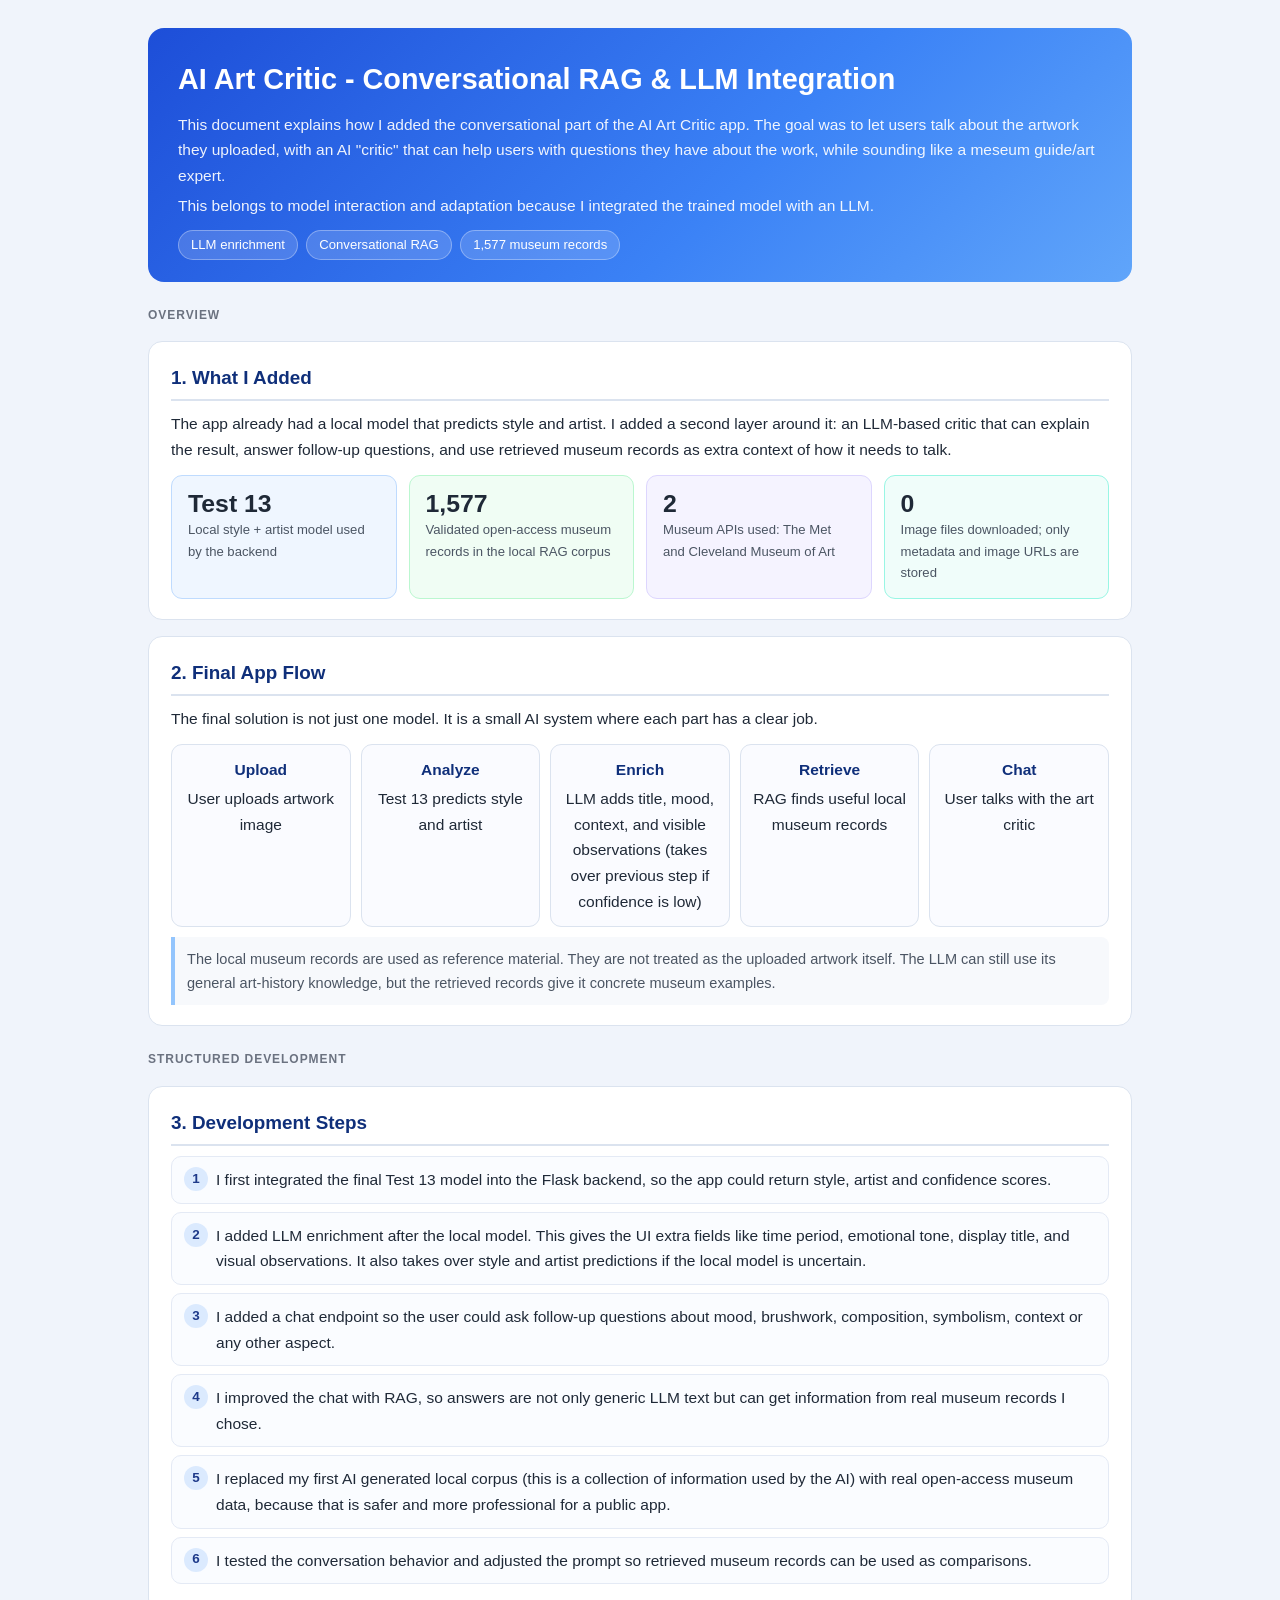
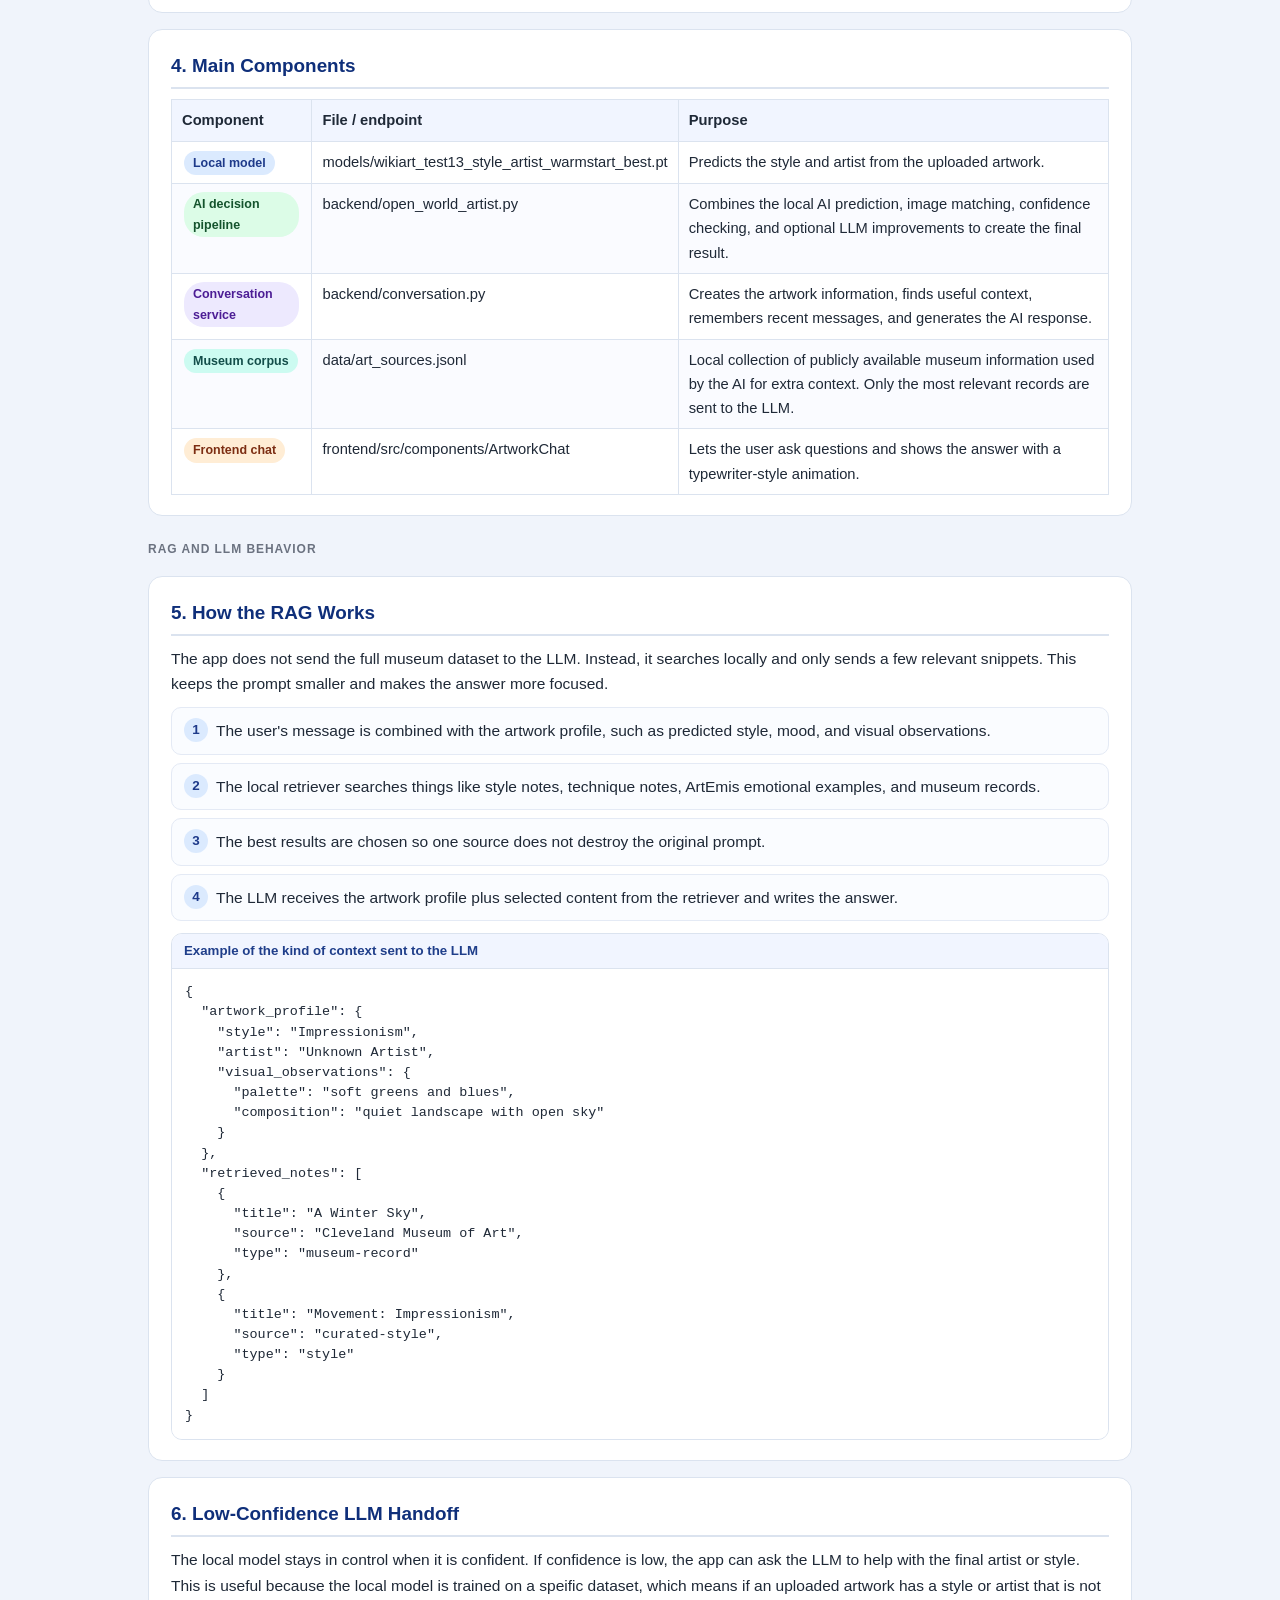
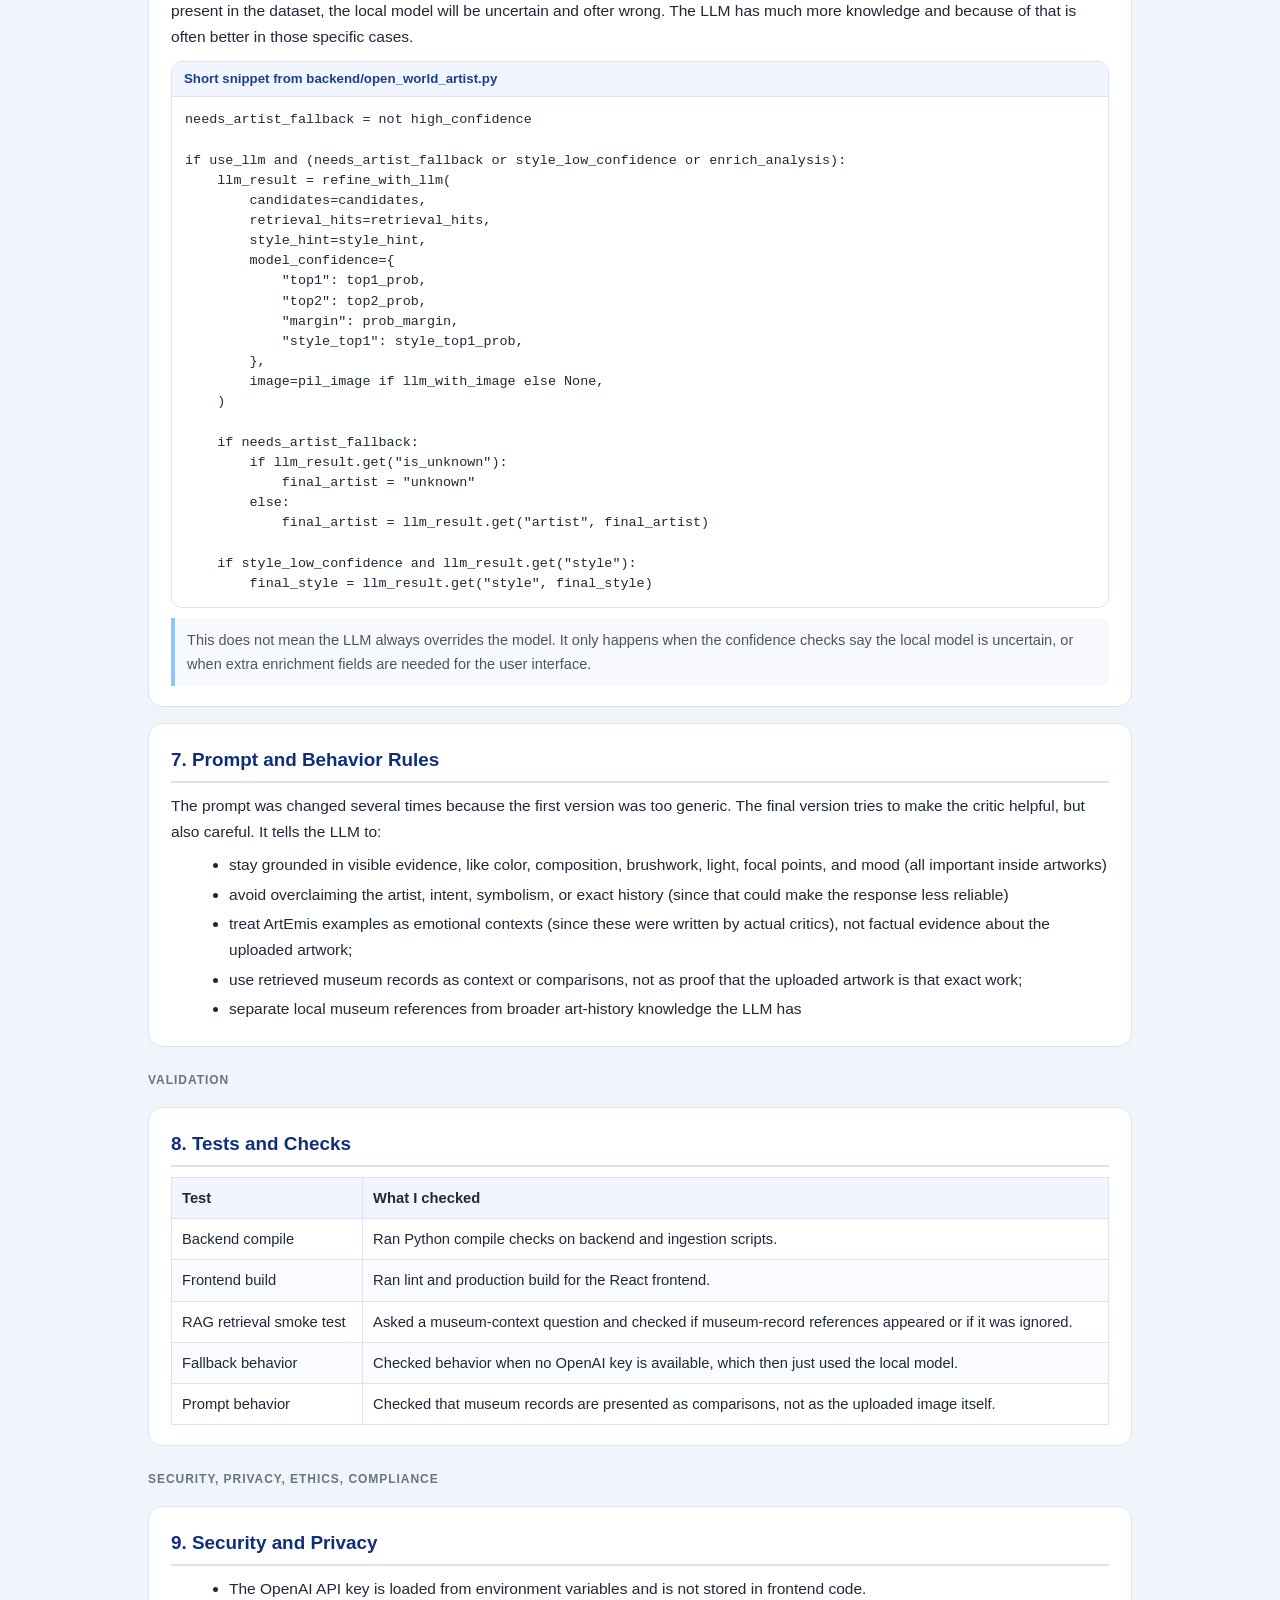
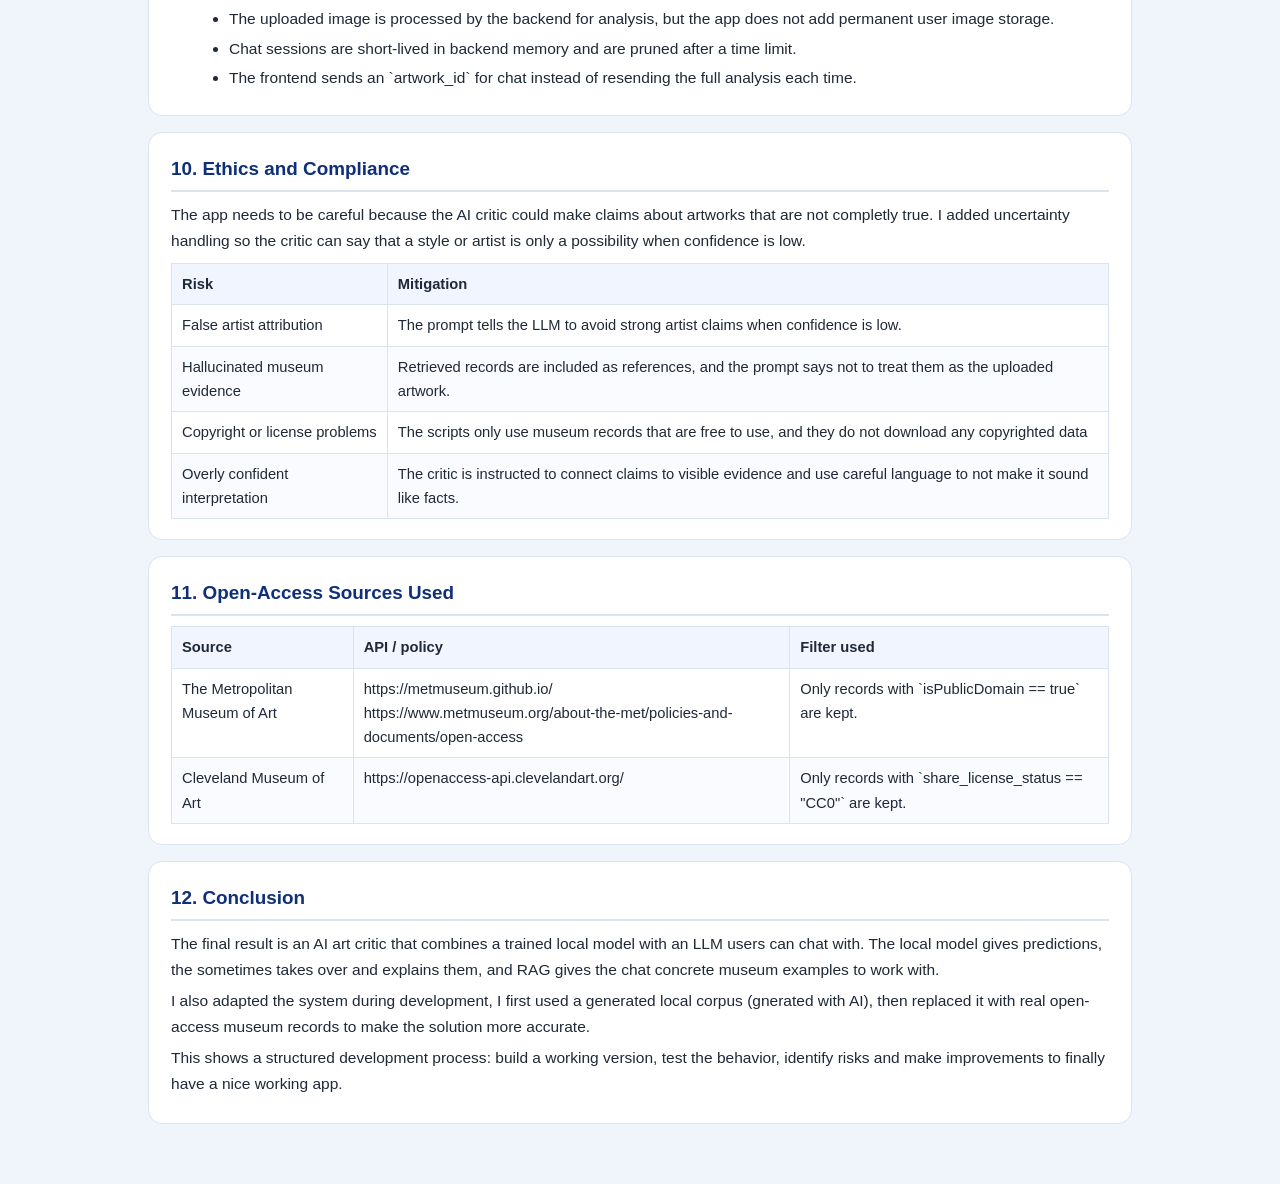
<file: docs/conversational_rag_integration_report.html>
<!doctype html>
<html lang="en">
<head>
  <meta charset="UTF-8" />
  <meta name="viewport" content="width=device-width, initial-scale=1.0" />
  <title>AI Art Critic - Conversational RAG Integration Report</title>
  <style>
    :root {
      --bg: #f0f4fb;
      --panel: #ffffff;
      --text: #1f2937;
      --muted: #4b5563;
      --line: #dbe3ef;
      --accent: #1d4ed8;
      --accent-soft: #eff6ff;
      --green: #16a34a;
      --green-soft: #f0fdf4;
      --orange: #ea580c;
      --orange-soft: #fff7ed;
      --purple: #7c3aed;
      --purple-soft: #f5f3ff;
      --teal: #0d9488;
      --teal-soft: #f0fdfa;
    }

    * { box-sizing: border-box; }

    body {
      margin: 0;
      font-family: "Segoe UI", Roboto, Arial, sans-serif;
      color: var(--text);
      background: var(--bg);
      line-height: 1.65;
      font-size: 0.97rem;
    }

    .container {
      max-width: 1020px;
      margin: 28px auto;
      padding: 0 18px 32px;
    }

    .hero {
      background: linear-gradient(135deg, #1d4ed8 0%, #3b82f6 60%, #60a5fa 100%);
      color: #fff;
      border-radius: 16px;
      padding: 28px 30px 22px;
      margin-bottom: 18px;
    }
    .hero h1 { font-size: 1.8rem; margin: 0 0 8px; color: #fff; }
    .hero p { margin: 5px 0; opacity: 0.92; }
    .badge {
      display: inline-block;
      background: rgba(255,255,255,0.16);
      border: 1px solid rgba(255,255,255,0.32);
      border-radius: 20px;
      padding: 3px 12px;
      font-size: 0.82rem;
      margin: 6px 4px 0 0;
    }

    .section-label {
      font-size: 0.75rem;
      font-weight: 700;
      text-transform: uppercase;
      letter-spacing: 0.08em;
      color: #6b7280;
      margin: 24px 0 4px;
    }

    .panel {
      background: var(--panel);
      border: 1px solid var(--line);
      border-radius: 14px;
      padding: 20px 22px;
      margin-top: 16px;
    }

    h2 {
      font-size: 1.18rem;
      color: #0f2f7a;
      margin: 0 0 10px;
      border-bottom: 2px solid var(--line);
      padding-bottom: 6px;
    }
    h3 { font-size: 1.0rem; color: #1d4ed8; margin: 14px 0 5px; }
    p { margin: 6px 0; }
    ul { margin: 8px 0 0 18px; }
    li { margin: 4px 0; }

    .stats-grid {
      display: grid;
      grid-template-columns: repeat(auto-fit, minmax(180px, 1fr));
      gap: 12px;
      margin-top: 12px;
    }
    .stat-card {
      border-radius: 11px;
      padding: 14px 16px;
      border: 1px solid var(--line);
    }
    .stat-card.blue { background: var(--accent-soft); border-color: #bfdbfe; }
    .stat-card.green { background: var(--green-soft); border-color: #bbf7d0; }
    .stat-card.orange { background: var(--orange-soft); border-color: #fed7aa; }
    .stat-card.purple { background: var(--purple-soft); border-color: #ddd6fe; }
    .stat-card.teal { background: var(--teal-soft); border-color: #99f6e4; }
    .stat-card .num {
      font-size: 1.55rem;
      font-weight: 700;
      line-height: 1.1;
    }
    .stat-card .label { font-size: 0.82rem; color: var(--muted); margin-top: 2px; }

    .flow {
      margin: 10px 0 0;
      padding: 0;
      list-style: none;
      counter-reset: step;
    }
    .flow li {
      counter-increment: step;
      background: #fafcff;
      border: 1px solid #e4eaf5;
      border-radius: 10px;
      padding: 10px 12px 10px 44px;
      margin: 8px 0;
      position: relative;
    }
    .flow li::before {
      content: counter(step);
      position: absolute;
      left: 12px;
      top: 10px;
      width: 24px;
      height: 24px;
      border-radius: 50%;
      background: #dbeafe;
      color: #1e3a8a;
      font-weight: 700;
      display: grid;
      place-items: center;
      font-size: 0.84rem;
    }

    .diagram {
      display: grid;
      grid-template-columns: repeat(5, 1fr);
      gap: 10px;
      margin-top: 12px;
    }
    .diagram .box {
      background: #fafbff;
      border: 1px solid var(--line);
      border-radius: 11px;
      padding: 12px;
      text-align: center;
      min-height: 92px;
    }
    .diagram .box strong {
      color: #0f2f7a;
      display: block;
      margin-bottom: 4px;
    }
    .diagram .arrow {
      color: #64748b;
      font-size: 1.4rem;
      margin-top: 4px;
    }

    table {
      width: 100%;
      border-collapse: collapse;
      margin-top: 10px;
      font-size: 0.92rem;
    }
    th, td {
      border: 1px solid var(--line);
      padding: 8px 10px;
      vertical-align: top;
      text-align: left;
    }
    th { background: #f1f5ff; font-weight: 600; }
    tr:nth-child(even) td { background: #fafbff; }

    .pill {
      display: inline-block;
      border-radius: 20px;
      padding: 2px 9px;
      font-size: 0.78rem;
      font-weight: 600;
      margin: 0 2px;
    }
    .pill.blue { background: #dbeafe; color: #1e3a8a; }
    .pill.green { background: #dcfce7; color: #14532d; }
    .pill.orange { background: #ffedd5; color: #7c2d12; }
    .pill.purple { background: #ede9fe; color: #4c1d95; }
    .pill.teal { background: #ccfbf1; color: #134e4a; }

    .note {
      background: #f7f9fc;
      border-left: 4px solid #93c5fd;
      border-radius: 0 8px 8px 0;
      padding: 10px 12px;
      color: var(--muted);
      margin-top: 10px;
      font-size: 0.91rem;
    }

    .code-box {
      border: 1px solid var(--line);
      border-radius: 11px;
      overflow: hidden;
      margin-top: 12px;
    }
    .code-title {
      background: #f1f5ff;
      border-bottom: 1px solid var(--line);
      color: #1f3e8a;
      font-weight: 600;
      font-size: 0.83rem;
      padding: 6px 12px;
    }
    pre {
      margin: 0;
      padding: 13px;
      font-size: 0.84rem;
      line-height: 1.5;
      background: #fff;
      white-space: pre-wrap;
      word-break: break-word;
      overflow-wrap: anywhere;
      font-family: Consolas, "Courier New", monospace;
    }

    @media print {
      @page { margin: 12mm; }
      body { background: #fff; font-size: 0.88rem; line-height: 1.45; }
      .container { max-width: 100%; margin: 0; padding: 0 0 8px; }
      .hero {
        background: linear-gradient(135deg, #1d4ed8 0%, #3b82f6 60%, #60a5fa 100%) !important;
        -webkit-print-color-adjust: exact;
        print-color-adjust: exact;
        padding: 16px 18px 14px;
        border-radius: 10px;
      }
      .hero h1 { font-size: 1.35rem; color: #fff !important; }
      .hero p, .badge { color: #fff !important; }
      .panel { margin-top: 8px; padding: 12px 14px; border-radius: 8px; }
      h2 { font-size: 1.0rem; }
      h3 { font-size: 0.92rem; }
      .stats-grid, .diagram { gap: 6px; }
      .diagram { grid-template-columns: 1fr 1fr; }
      table { font-size: 0.82rem; }
      th, td { padding: 5px 7px; }
      .stat-card, .flow li, .code-box { break-inside: avoid; page-break-inside: avoid; }
    }
  </style>
</head>
<body>
<main class="container">

  <section class="hero">
    <h1>AI Art Critic - Conversational RAG &amp; LLM Integration</h1>
    <p>
      This document explains how I added the conversational part of the AI Art Critic app.
      The goal was to let users talk about the artwork they uploaded, with an AI "critic" that can help users with questions they have about the work, while sounding like a meseum guide/art expert.
    </p>
    <p>
      This belongs to model interaction and adaptation because I integrated the trained model with an LLM.
    </p>
    <div>
      <span class="badge">LLM enrichment</span>
      <span class="badge">Conversational RAG</span>
      <span class="badge">1,577 museum records</span>
    </div>
  </section>

  <p class="section-label">Overview</p>

  <section class="panel">
    <h2>1. What I Added</h2>
    <p>
      The app already had a local model that predicts style and artist. I added a second layer around it:
      an LLM-based critic that can explain the result, answer follow-up questions, and use retrieved museum records as extra context of how it needs to talk.
    </p>
    <div class="stats-grid">
      <div class="stat-card blue">
        <div class="num">Test 13</div>
        <div class="label">Local style + artist model used by the backend</div>
      </div>
      <div class="stat-card green">
        <div class="num">1,577</div>
        <div class="label">Validated open-access museum records in the local RAG corpus</div>
      </div>
      <div class="stat-card purple">
        <div class="num">2</div>
        <div class="label">Museum APIs used: The Met and Cleveland Museum of Art</div>
      </div>
      <div class="stat-card teal">
        <div class="num">0</div>
        <div class="label">Image files downloaded; only metadata and image URLs are stored</div>
      </div>
    </div>
  </section>

  <section class="panel">
    <h2>2. Final App Flow</h2>
    <p>
      The final solution is not just one model. It is a small AI system where each part has a clear job.
    </p>
    <div class="diagram">
      <div class="box"><strong>Upload</strong>User uploads artwork image</div>
      <div class="box"><strong>Analyze</strong>Test 13 predicts style and artist</div>
      <div class="box"><strong>Enrich</strong>LLM adds title, mood, context, and visible observations (takes over previous step if confidence is low)</div>
      <div class="box"><strong>Retrieve</strong>RAG finds useful local museum records</div>
      <div class="box"><strong>Chat</strong>User talks with the art critic</div>
    </div>
    <div class="note">
      The local museum records are used as reference material. They are not treated as the uploaded artwork itself.
      The LLM can still use its general art-history knowledge, but the retrieved records give it concrete museum examples.
    </div>
  </section>

  <p class="section-label">Structured Development</p>

  <section class="panel">
    <h2>3. Development Steps</h2>
    <ol class="flow">
      <li>I first integrated the final Test 13 model into the Flask backend, so the app could return style, artist and confidence scores.</li>
      <li>I added LLM enrichment after the local model. This gives the UI extra fields like time period, emotional tone, display title, and visual observations. It also takes over style and artist predictions if the local model is uncertain.</li>
      <li>I added a chat endpoint so the user could ask follow-up questions about mood, brushwork, composition, symbolism, context or any other aspect.</li>
      <li>I improved the chat with RAG, so answers are not only generic LLM text but can get information from real museum records I chose.</li>
      <li>I replaced my first AI generated local corpus (this is a collection of information used by the AI) with real open-access museum data, because that is safer and more professional for a public app.</li>
      <li>I tested the conversation behavior and adjusted the prompt so retrieved museum records can be used as comparisons.</li>
    </ol>
  </section>

  <section class="panel">
    <h2>4. Main Components</h2>
    <table>
      <thead>
        <tr>
          <th>Component</th>
          <th>File / endpoint</th>
          <th>Purpose</th>
        </tr>
      </thead>
      <tbody>
        <tr>
          <td><span class="pill blue">Local model</span></td>
          <td>models/wikiart_test13_style_artist_warmstart_best.pt</td>
          <td>Predicts the style and artist from the uploaded artwork.</td>
        </tr>
        <tr>
  <td><span class="pill green">AI decision pipeline</span></td>
  <td>backend/open_world_artist.py</td>
  <td>Combines the local AI prediction, image matching, confidence checking, and optional LLM improvements to create the final result.</td>
</tr>
        </tr>
        <tr>
          <td><span class="pill purple">Conversation service</span></td>
          <td>backend/conversation.py</td>
         <td>Creates the artwork information, finds useful context, remembers recent messages, and generates the AI response.</td>
        </tr>
        <tr>
          <td><span class="pill teal">Museum corpus</span></td>
          <td>data/art_sources.jsonl</td>
          <td>Local collection of publicly available museum information used by the AI for extra context. Only the most relevant records are sent to the LLM.</td>
        </tr>
        <tr>
          <td><span class="pill orange">Frontend chat</span></td>
          <td>frontend/src/components/ArtworkChat</td>
          <td>Lets the user ask questions and shows the answer with a typewriter-style animation.</td>
        </tr>
      </tbody>
    </table>
  </section>

  <p class="section-label">RAG and LLM Behavior</p>

  <section class="panel">
    <h2>5. How the RAG Works</h2>
    <p>
      The app does not send the full museum dataset to the LLM. Instead, it searches locally and only sends a few relevant snippets.
      This keeps the prompt smaller and makes the answer more focused.
    </p>
    <ol class="flow">
      <li>The user's message is combined with the artwork profile, such as predicted style, mood, and visual observations.</li>
      <li>The local retriever searches things like style notes, technique notes, ArtEmis emotional examples, and museum records.</li>
      <li>The best results are chosen so one source does not destroy the original prompt.</li>
      <li>The LLM receives the artwork profile plus selected content from the retriever and writes the answer.</li>
    </ol>
    <div class="code-box">
      <div class="code-title">Example of the kind of context sent to the LLM</div>
      <pre>{
  "artwork_profile": {
    "style": "Impressionism",
    "artist": "Unknown Artist",
    "visual_observations": {
      "palette": "soft greens and blues",
      "composition": "quiet landscape with open sky"
    }
  },
  "retrieved_notes": [
    {
      "title": "A Winter Sky",
      "source": "Cleveland Museum of Art",
      "type": "museum-record"
    },
    {
      "title": "Movement: Impressionism",
      "source": "curated-style",
      "type": "style"
    }
  ]
}</pre>
    </div>
  </section>

  <section class="panel">
    <h2>6. Low-Confidence LLM Handoff</h2>
    <p>
      The local model stays in control when it is confident. If confidence is low, the app can ask the LLM to help with the final artist or style.
      This is useful because the local model is trained on a speific dataset, which means if an uploaded artwork has a style or artist that is not present in the dataset, the local model will be uncertain and ofter wrong. The LLM has much more knowledge and because of that is often better in those specific cases.
    </p>
    <div class="code-box">
      <div class="code-title">Short snippet from backend/open_world_artist.py</div>
      <pre>needs_artist_fallback = not high_confidence

if use_llm and (needs_artist_fallback or style_low_confidence or enrich_analysis):
    llm_result = refine_with_llm(
        candidates=candidates,
        retrieval_hits=retrieval_hits,
        style_hint=style_hint,
        model_confidence={
            "top1": top1_prob,
            "top2": top2_prob,
            "margin": prob_margin,
            "style_top1": style_top1_prob,
        },
        image=pil_image if llm_with_image else None,
    )

    if needs_artist_fallback:
        if llm_result.get("is_unknown"):
            final_artist = "unknown"
        else:
            final_artist = llm_result.get("artist", final_artist)

    if style_low_confidence and llm_result.get("style"):
        final_style = llm_result.get("style", final_style)</pre>
    </div>
    <div class="note">
      This does not mean the LLM always overrides the model. It only happens when the confidence checks say the local model is uncertain,
      or when extra enrichment fields are needed for the user interface.
    </div>
  </section>

  <section class="panel">
    <h2>7. Prompt and Behavior Rules</h2>
    <p>
      The prompt was changed several times because the first version was too generic. The final version tries to make the critic helpful,
      but also careful. It tells the LLM to:
    </p>
    <ul>
      <li>stay grounded in visible evidence, like color, composition, brushwork, light, focal points, and mood (all important inside artworks)</li>
      <li>avoid overclaiming the artist, intent, symbolism, or exact history (since that could make the response less reliable)</li>
      <li>treat ArtEmis examples as emotional contexts (since these were written by actual critics), not factual evidence about the uploaded artwork;</li>
      <li>use retrieved museum records as context or comparisons, not as proof that the uploaded artwork is that exact work;</li>
      <li>separate local museum references from broader art-history knowledge the LLM has</li>
    </ul>
  </section>

  <p class="section-label">Validation</p>

  <section class="panel">
    <h2>8. Tests and Checks</h2>
    <table>
      <thead>
        <tr>
          <th>Test</th>
          <th>What I checked</th>
        </tr>
      </thead>
      <tbody>
        <tr>
          <td>Backend compile</td>
          <td>Ran Python compile checks on backend and ingestion scripts.</td>
        </tr>
        <tr>
          <td>Frontend build</td>
          <td>Ran lint and production build for the React frontend.</td>
        </tr>
        <tr>
          <td>RAG retrieval smoke test</td>
          <td>Asked a museum-context question and checked if museum-record references appeared or if it was ignored.</td>
        </tr>
        <tr>
          <td>Fallback behavior</td>
          <td>Checked behavior when no OpenAI key is available, which then just used the local model.</td>
        </tr>
        <tr>
          <td>Prompt behavior</td>
          <td>Checked that museum records are presented as comparisons, not as the uploaded image itself.</td>
        </tr>
      </tbody>
    </table>
  </section>

  <p class="section-label">Security, Privacy, Ethics, Compliance</p>

  <section class="panel">
    <h2>9. Security and Privacy</h2>
    <ul>
      <li>The OpenAI API key is loaded from environment variables and is not stored in frontend code.</li>
      <li>The uploaded image is processed by the backend for analysis, but the app does not add permanent user image storage.</li>
      <li>Chat sessions are short-lived in backend memory and are pruned after a time limit.</li>
      <li>The frontend sends an `artwork_id` for chat instead of resending the full analysis each time.</li>
    </ul>
  </section>

  <section class="panel">
    <h2>10. Ethics and Compliance</h2>
    <p>
      The app needs to be careful because the AI critic could make claims about artworks that are not completly true.
      I added uncertainty handling so the critic can say that a style or artist is only a possibility when confidence is low.
    </p>
    <table>
      <thead>
        <tr>
          <th>Risk</th>
          <th>Mitigation</th>
        </tr>
      </thead>
      <tbody>
        <tr>
          <td>False artist attribution</td>
          <td>The prompt tells the LLM to avoid strong artist claims when confidence is low.</td>
        </tr>
        <tr>
          <td>Hallucinated museum evidence</td>
          <td>Retrieved records are included as references, and the prompt says not to treat them as the uploaded artwork.</td>
        </tr>
        <tr>
          <td>Copyright or license problems</td>
         <td>The scripts only use museum records that are free to use, and they do not download any copyrighted data</td>
        </tr>
        <tr>
          <td>Overly confident interpretation</td>
          <td>The critic is instructed to connect claims to visible evidence and use careful language to not make it sound like facts.</td>
        </tr>
      </tbody>
    </table>
  </section>

  <section class="panel">
    <h2>11. Open-Access Sources Used</h2>
    <table>
      <thead>
        <tr>
          <th>Source</th>
          <th>API / policy</th>
          <th>Filter used</th>
        </tr>
      </thead>
      <tbody>
        <tr>
          <td>The Metropolitan Museum of Art</td>
          <td>https://metmuseum.github.io/<br />https://www.metmuseum.org/about-the-met/policies-and-documents/open-access</td>
          <td>Only records with `isPublicDomain == true` are kept.</td>
        </tr>
        <tr>
          <td>Cleveland Museum of Art</td>
          <td>https://openaccess-api.clevelandart.org/</td>
          <td>Only records with `share_license_status == "CC0"` are kept.</td>
        </tr>
      </tbody>
    </table>
  </section>

  <section class="panel">
    <h2>12. Conclusion</h2>
    <p>
      The final result is an AI art critic that combines a trained local model with an LLM users can chat with.
      The local model gives predictions, the sometimes takes over and explains them, and RAG gives the chat concrete museum examples to work with.
    </p>
    <p>
      I also adapted the system during development, I first used a generated local corpus (gnerated with AI), then replaced it with real open-access museum records to make the solution more accurate.
    </p>
    <p>
      This shows a structured development process: build a working version, test the behavior, identify risks and make improvements to finally have a nice working app.
    </p>
  </section>

</main>
</body>
</html>
</file>
